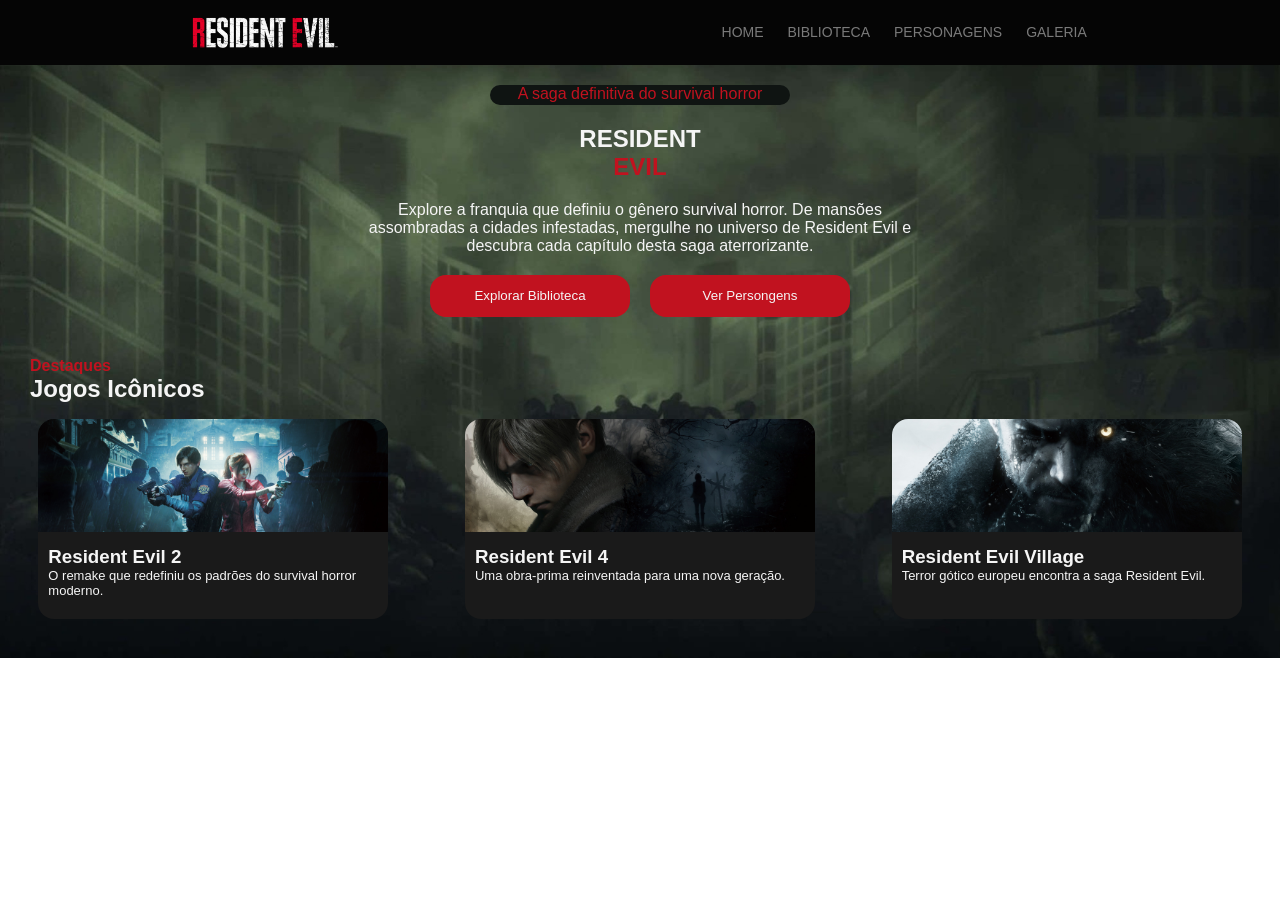
<file: index.html>
<!doctype html>
<html lang="en">

<head>
  <meta charset="UTF-8" />
  <meta name="viewport" content="width=device-width, initial-scale=1.0" />
  <title>Home</title>
  <script src="js/header.js" defer></script>
  <link rel="stylesheet" href="styles/main.css">
  <script src="js/home.js" defer> </script>
  <link rel="stylesheet" href="styles/home.css">
</head>

<body>
  <header id="header"></header>

  <section class="contexto">

    <p class="p">A saga definitiva do survival horror</p>
    <div class="h">
      <h1 class="h1">RESIDENT</h1>
      <h1 class="h11">EVIL</h1>
    </div>
    <p class="txt">Explore a franquia que definiu o gênero survival horror. De mansões assombradas a cidades infestadas, mergulhe no
      universo de Resident Evil e descubra cada capítulo desta saga aterrorizante.</p>

    <div class="buttondiv">
      <a href="bliblioteca.html"><button class="button">Explorar Biblioteca</button></a>
      <a href="personagens.html"><button class="button">Ver Persongens</button></a>
    </div>
  </section>

  <section>
    <span class="dest">Destaques</span>
    <h2 class="inconico">Jogos Icônicos</h2>

    <div id="posts">
          </div>
  </section>




</body>

</html>
</file>
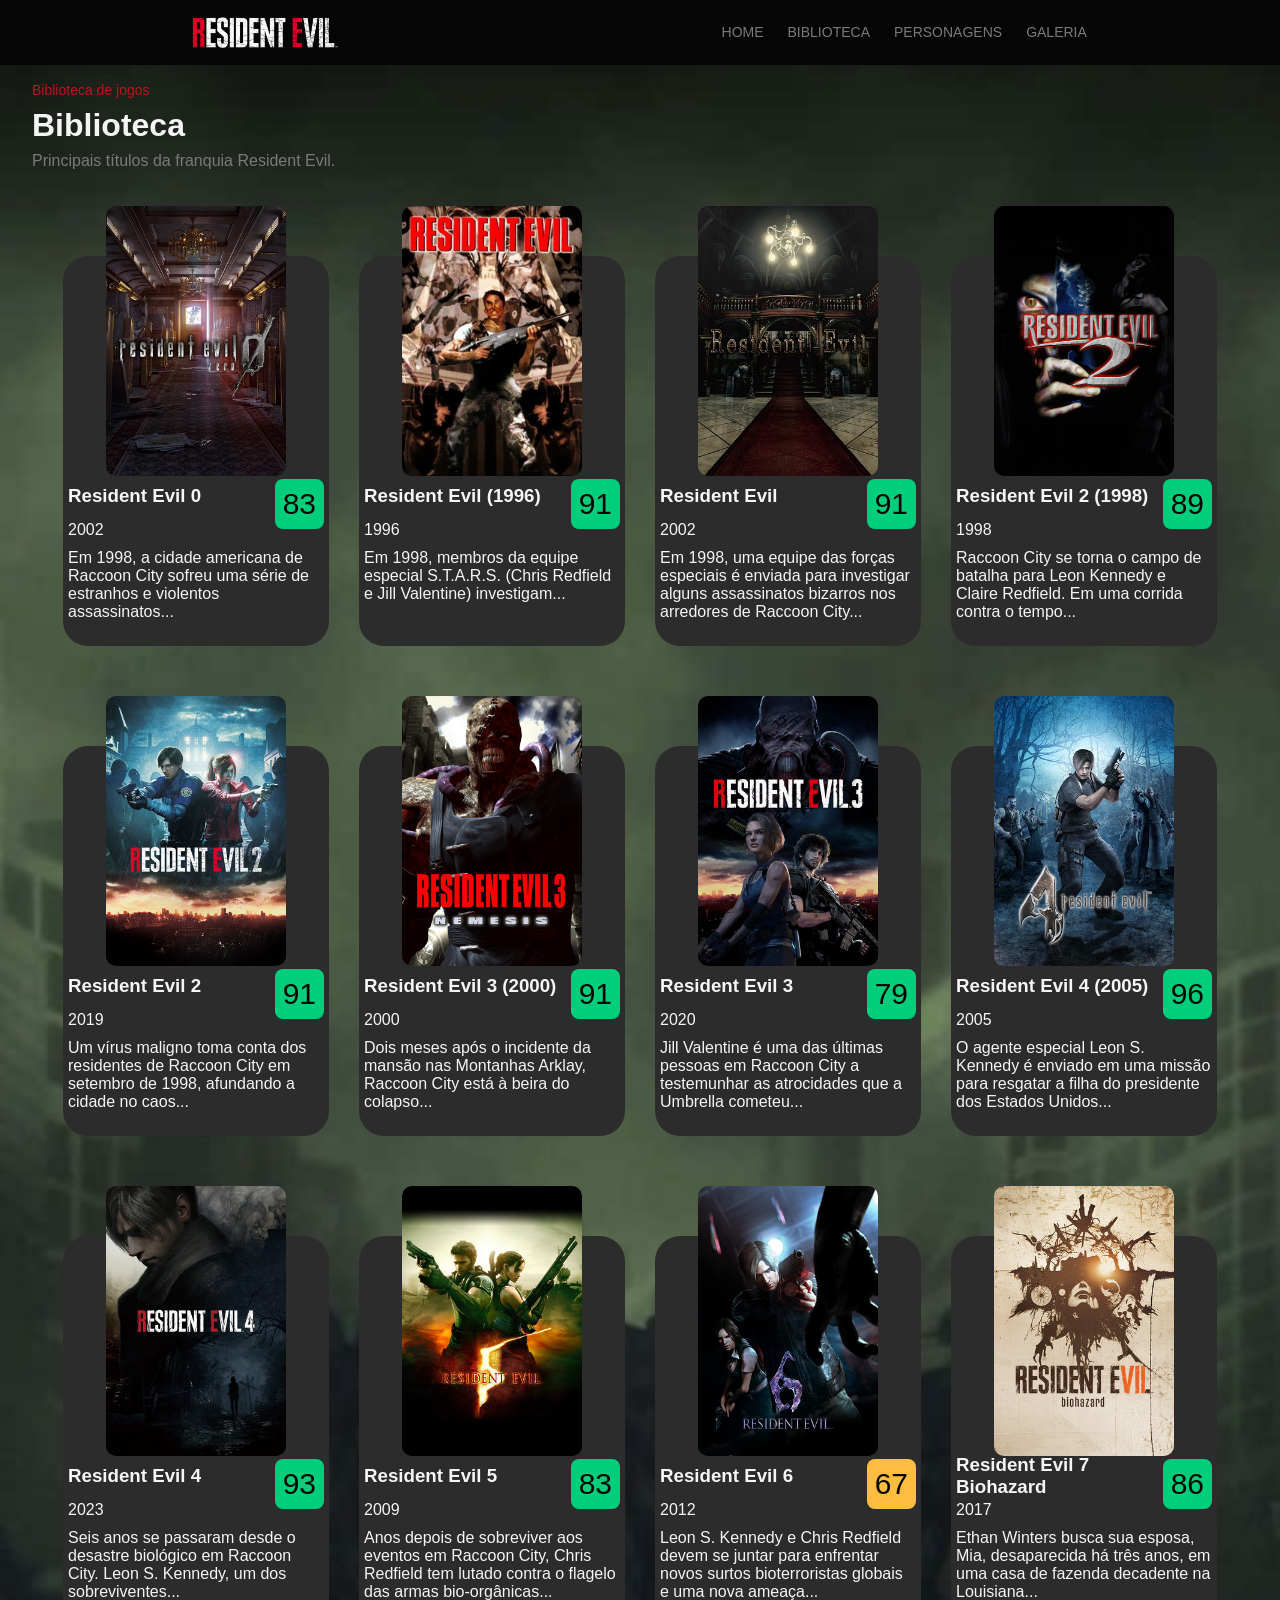
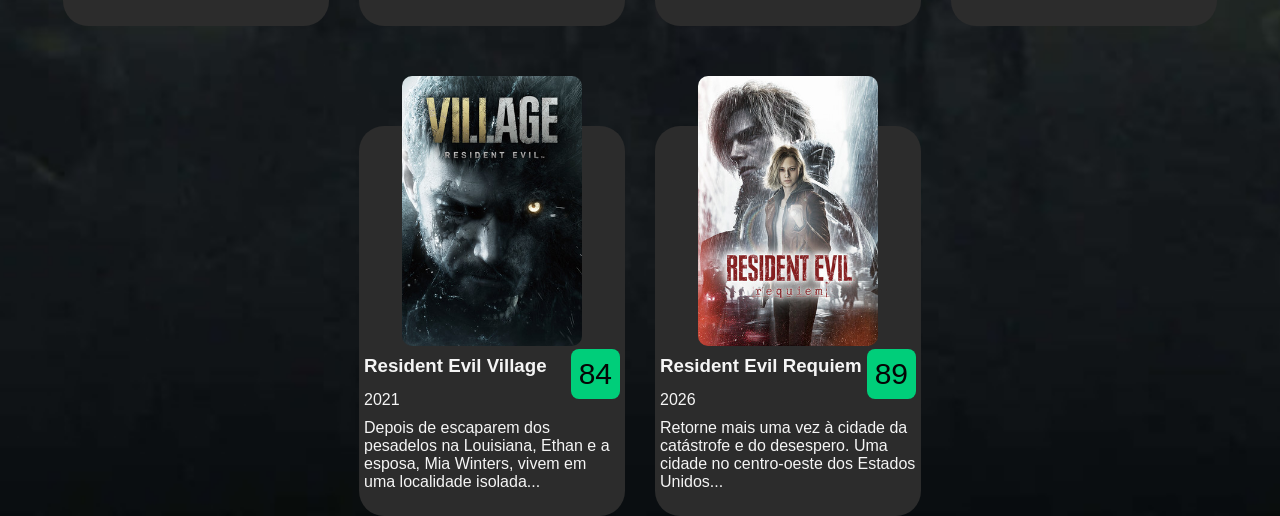
<file: biblioteca.html>
<!doctype html>
<html lang="en">
  <head>
    <meta charset="UTF-8" />
    <meta name="viewport" content="width=device-width, initial-scale=1.0" />
    <title>Biblioteca</title>
    <link rel="stylesheet" href="../styles/biblioteca.css"/>
    <script src="js/header.js" defer></script>
    <link rel="stylesheet" href="styles/main.css">
  </head>
  <body>
    <header id="header"></header>

    <div id="background">

        <div class="text">
      <span>Biblioteca de jogos</span>
      <h1>Biblioteca</h1>
      <p>
        Principais títulos da franquia Resident Evil.
      </p>
    </div>

      <div id="listaJogos"></div>
    </div>

    <script src="../js/biblioteca.js"></script>
  </body>
</html>
</file>
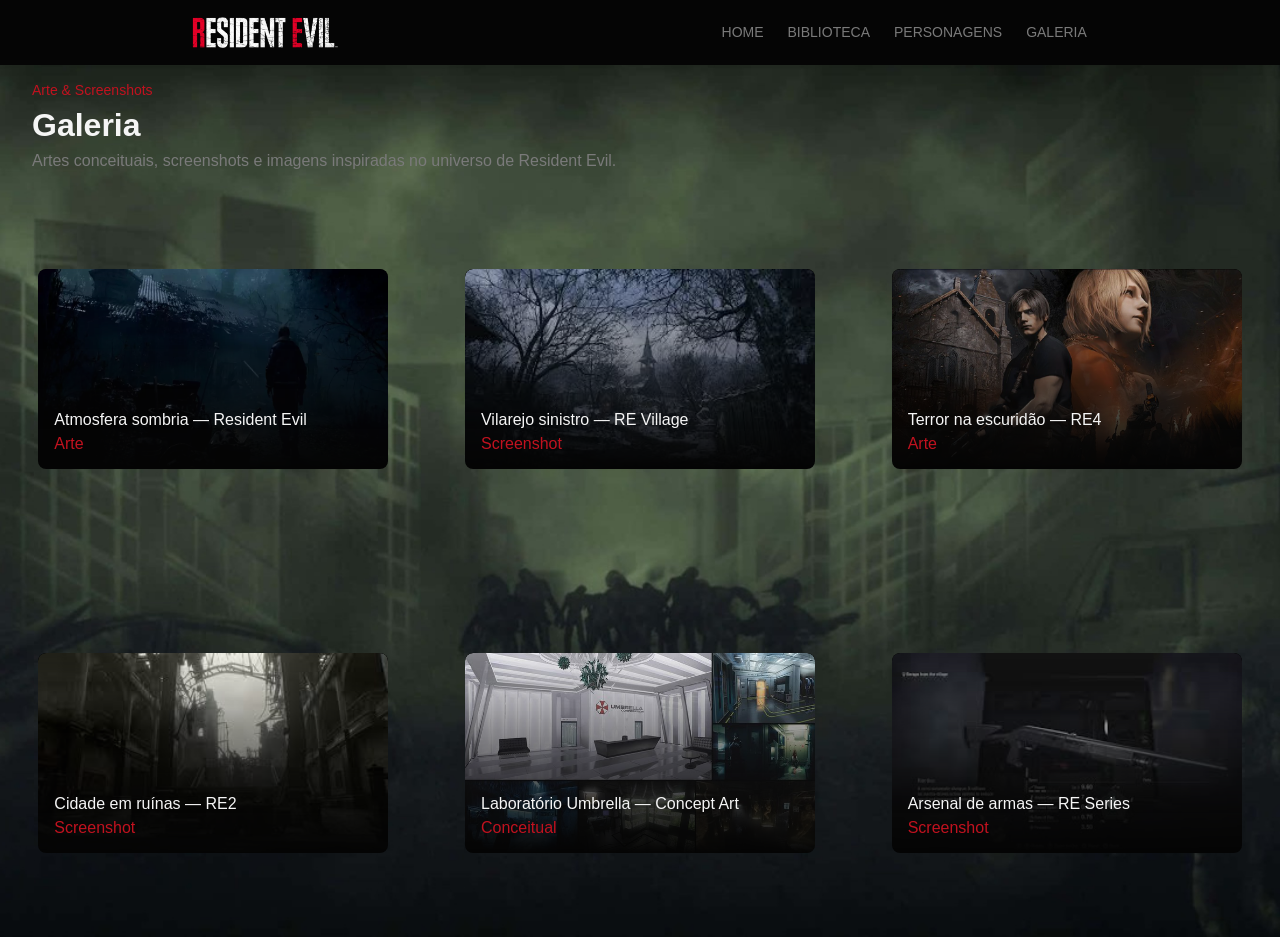
<file: galeria.html>
<!doctype html>
<html lang="en">
  <head>
    <meta charset="UTF-8" />
    <meta name="viewport" content="width=device-width, initial-scale=1.0" />
    <title>Galeria</title>
    <link rel="stylesheet" href="styles/galeria.css" />
    <link rel="stylesheet" href="styles/main.css" />
    <script src="js/galeria.js" defer></script>
    <script src="js/header.js" defer></script>
  </head>
  <body>
    <header id="header"></header>
    <div class="text">
      <span>Arte & Screenshots</span>
      <h1>Galeria</h1>
      <p>
        Artes conceituais, screenshots e imagens inspiradas no universo de
        Resident Evil.
      </p>
    </div>
    <div id="galeria"></div>
  </body>
</html>
</file>
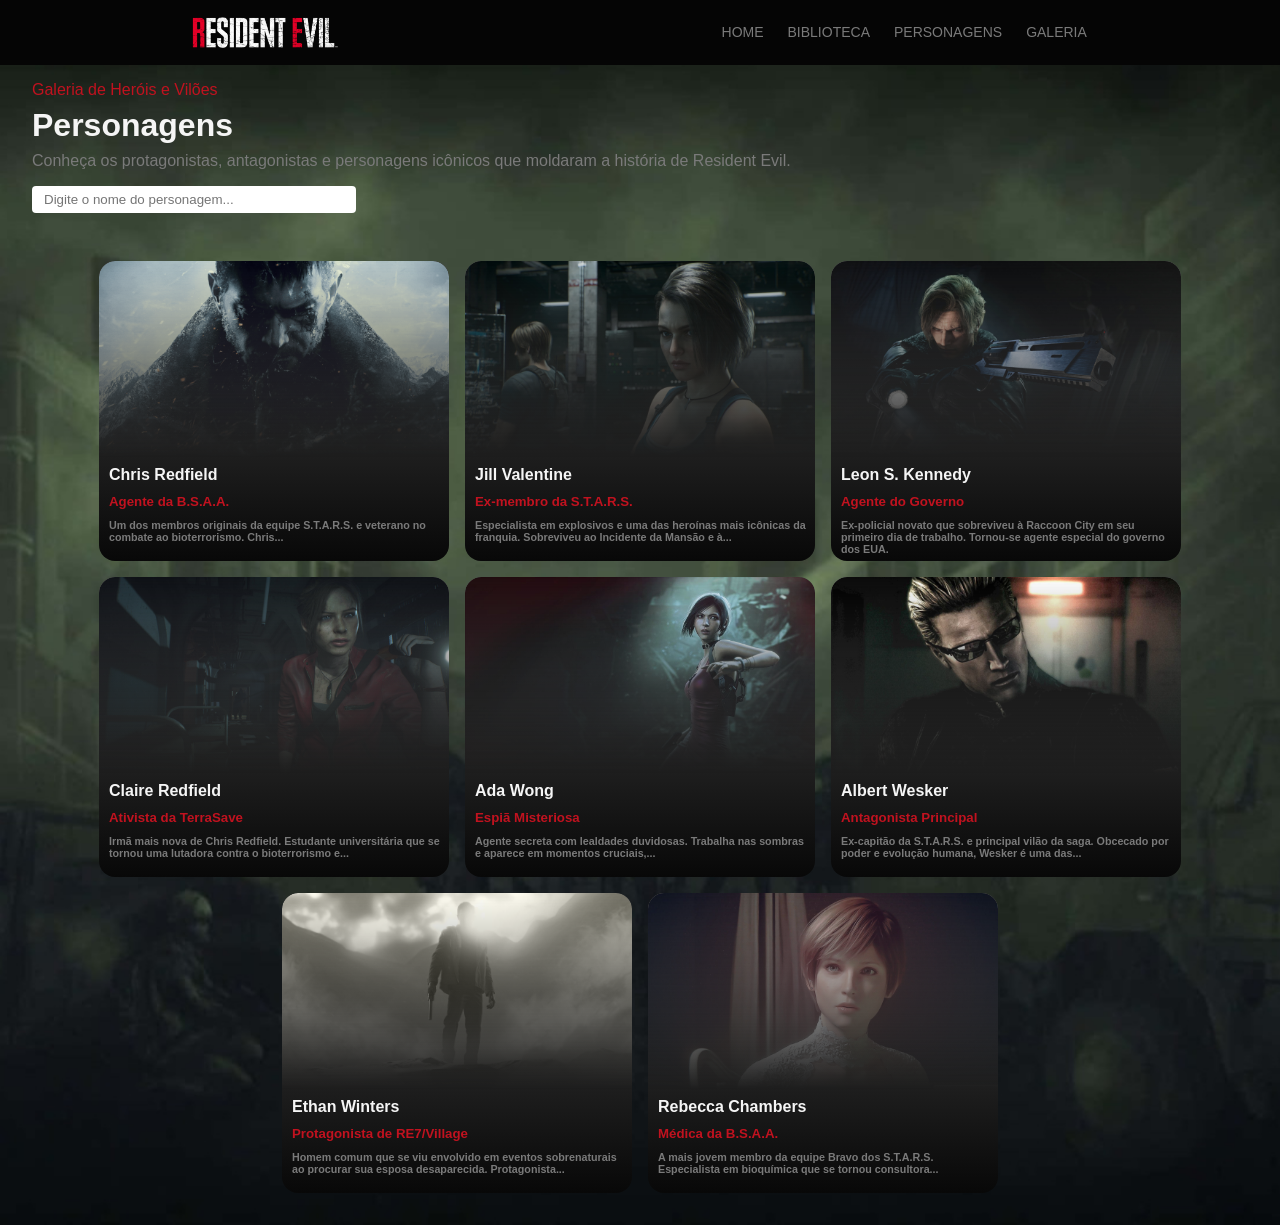
<file: personagens.html>
<!DOCTYPE html>
<html lang="en">

<head>

    <meta charset="UTF-8">
    <meta name="viewport" content="width=device-width, initial-scale=1.0">
    <title>Personagens</title>
    <script src="js/header.js" defer></script>
    <script src="js/personagens.js" defer></script>
    <link rel="stylesheet" href="styles/main.css">
    <link rel="stylesheet" href="styles/personagens.css">
</head>

<body>

    <header id="header"></header>

    <div id="barra">
        <span>Galeria de Heróis e Vilões</span>
        <h1>Personagens</h1>
        <p>Conheça os protagonistas, antagonistas e personagens icônicos que moldaram a história de Resident Evil.</p>
    </div>
    <div>
        <input type="text" id="input" placeholder="Digite o nome do personagem...">
    </div>

    <section id="cards">

    </section>
</body>

</html>
</file>
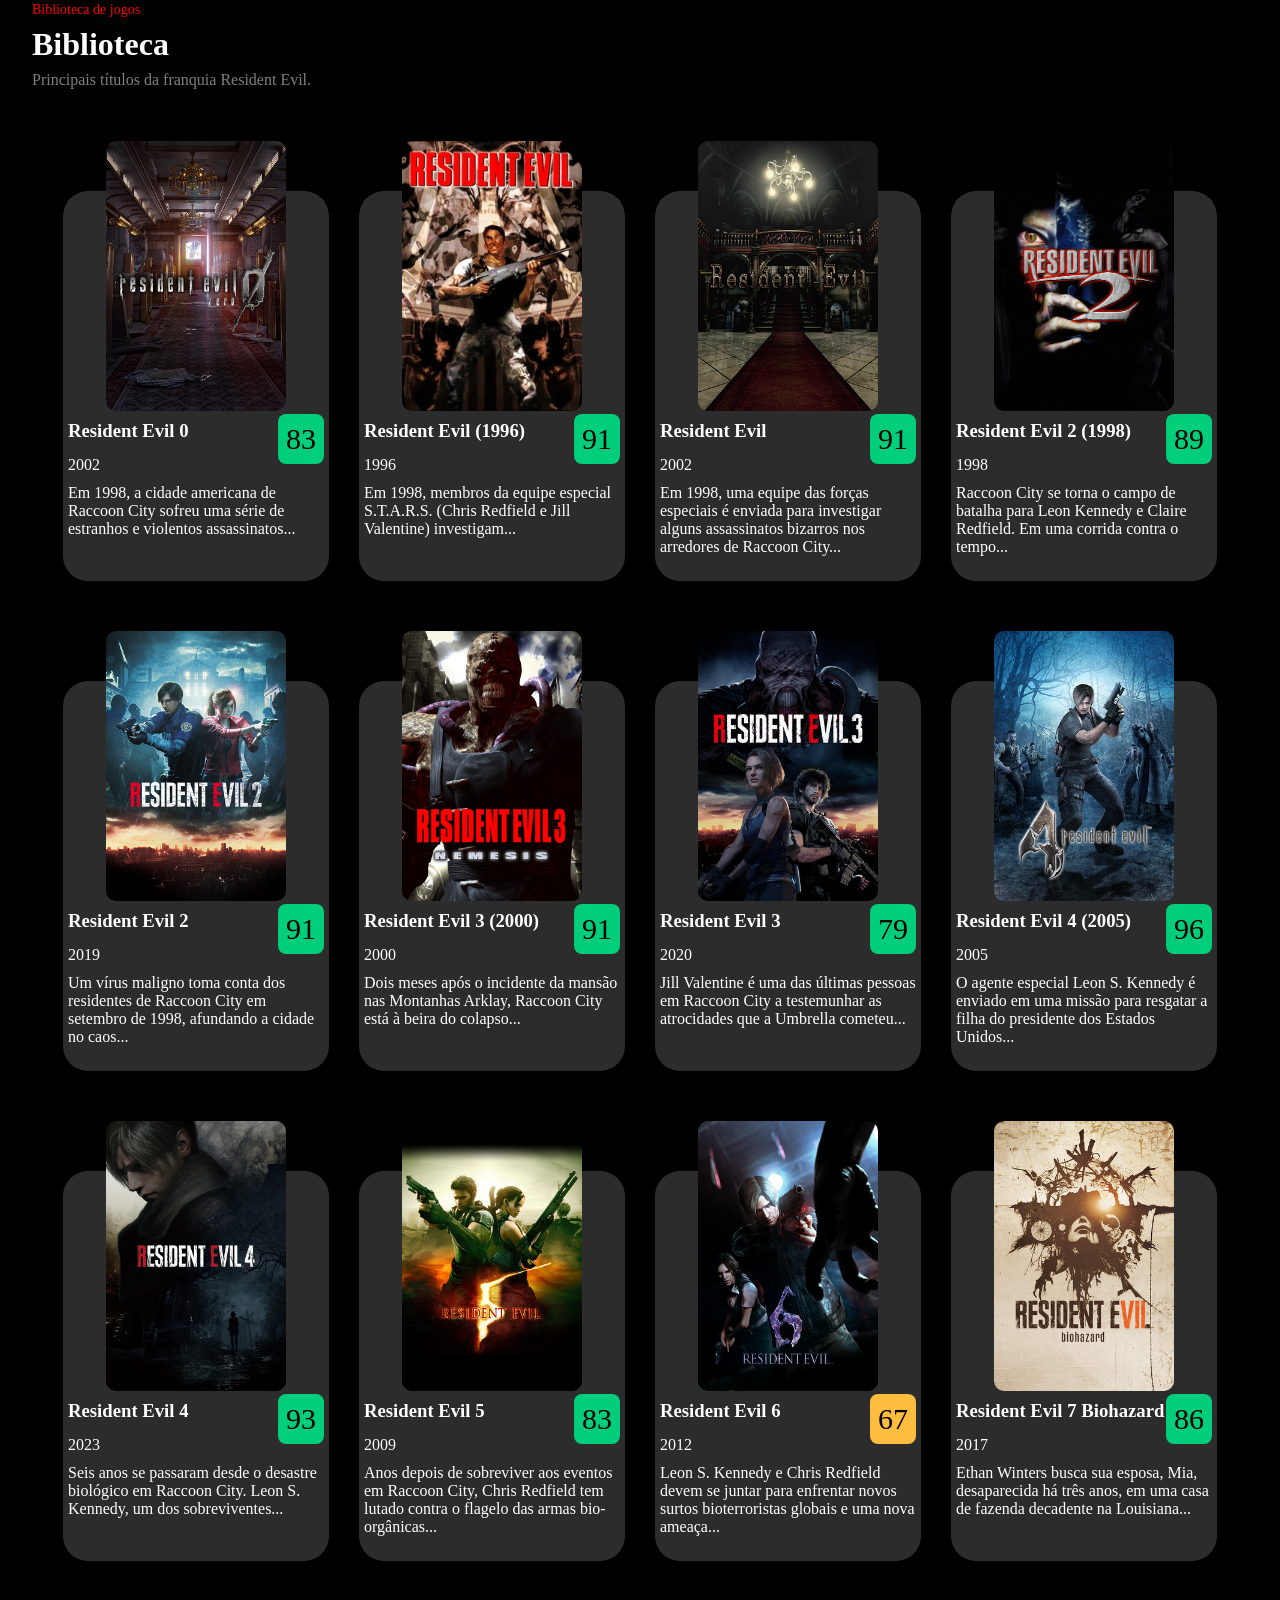
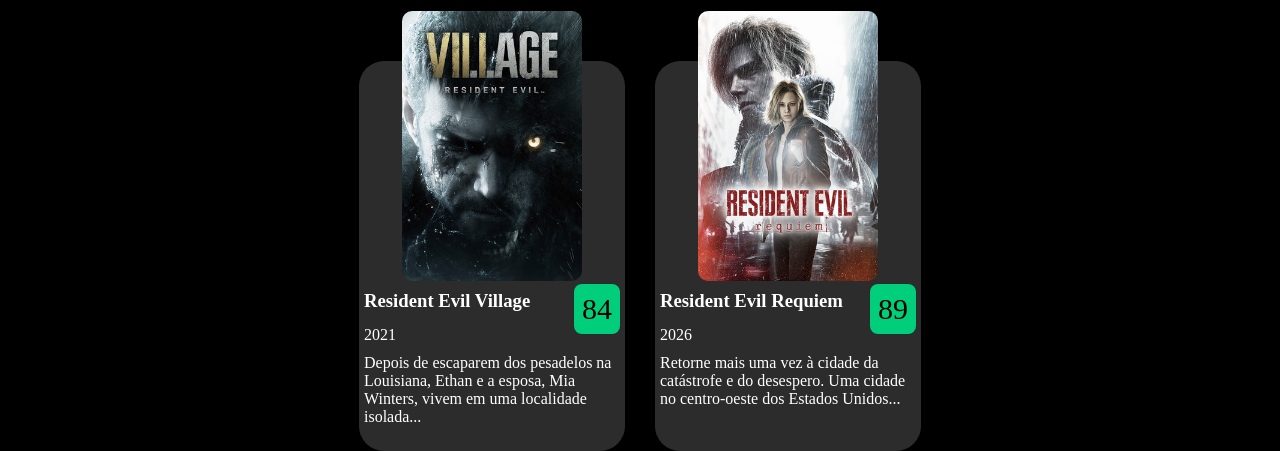
<file: bib/biblioteca.html>
<!doctype html>
<html lang="en">
  <head>
    <meta charset="UTF-8" />
    <meta name="viewport" content="width=device-width, initial-scale=1.0" />
    <title>Biblioteca</title>
    <link rel="stylesheet" href="biblioteca.css" />
  </head>
  <body>

    <div id="background">

        <div class="text">
      <span>Biblioteca de jogos</span>
      <h1>Biblioteca</h1>
      <p>
        Principais títulos da franquia Resident Evil.
      </p>
    </div>

      <div id="listaJogos"></div>
    </div>

    <script src="biblioteca.js"></script>
  </body>
</html>
</file>
<file: styles/main.css>
:root {
  --bg-main: #050505;
  --bg-secondary: #0B1A14;
  --card: #1A1A1A;

  --accent: #C1121F;
  --accent-hover: #FF2A2A;
  --accent-toxic: #2A7A4B;

  --text-main: #F5F5F5;
  --text-muted: #7A7A7A;
}

* {
  margin: 0;
  padding: 0;
  font-family: sans-serif;
}

body {
  background-image: url(../images/paper.jpg);
  background-size: cover;
  background-repeat: no-repeat;
  background-position: center center;
}

.header {
  padding: 16px 0;
  background-color: var(--bg-main);
  display: flex;
  justify-content: space-around;
  align-items: center;
}

.ul {
  display: flex;
  align-items: center;
  gap: 16px;
  list-style: none;
}

.ul li a {
    padding: 4px;
  color: var(--text-muted);
  font-size: 14px;
  text-transform: uppercase;
  text-decoration: none;
}

.ul li a:hover {
  color: var(--accent);
  background-color: #c1121e5e;
  border-radius: 4px;
}

.img {
  width: 150px;
}
</file>
<file: styles/home.css>
:root {
  --bg-main: #050505;
  --bg-secondary: #0B1A14;
  --card: #1A1A1A;

  --accent: #C1121F;
  --accent-hover: #FF2A2A;
  --accent-toxic: #2A7A4B;

  --text-main: #F5F5F5;
  --text-muted: #7A7A7A;
}

.contexto {
  padding: 20px;
}

.p {
  display: flex;
  justify-content: center;
  width: 300px;
  height: 20px;
  background-color: #0F1412;
  color:  var(--accent);
  border-radius: 15px;
  margin: auto;
}

.h {
  padding: 20px;
}

.h1 {
  display: flex;
  justify-content: center;
  color: var(--text-main);
  margin: auto;
  font-weight: 900;
}

.h11 {
  display: flex;
  justify-content: center;
  color: var(--accent);
  margin: auto;
  font-weight: 900;
}

.txt {
  text-align: center;
  width: 550px;
  color: var(--text-main);
  margin: auto;
}

.buttondiv {
  display: flex;
  justify-content: center;
  padding: 20px;
  gap: 20px;
}

.button {
  padding: 5px;
  background-color: var(--accent);
  border-radius: 16px;
  color: var(--text-main);
  width: 200px;
  height: 42px;
  transition-duration: 0.5s;
  border: none;
}

.button:hover {
  background-color: var(--accent-hover);
  cursor: pointer;
}

.dest {
  color: var(--accent);
  padding-left: 30px;
  font-weight: bolder;
}

.inconico {
  color: var(--text-main);
  padding-left: 30px;
  font-weight: bolder;
}

#posts {
  display: flex;
  justify-content: space-around;
  align-items: center;
  padding-top: 16px;
  padding-bottom: 25px;
}

.card {
  background-color: var(--card);
  width: 350px;
  height: 200px;
  border-radius: 16px;
}

.cardtxt {
  padding: 10px;
  color: var(--text-main);
}

.cardtxt p {
  font-size: 13px;
}

.card img {
  width: 350px;
  border-radius: 16px 16px 0px 0px;
}
</file>
<file: styles/biblioteca.css>
:root {
  --bg-main: #050505;
  --bg-secondary: #0B1A14;
  --card: #1A1A1A;

  --accent: #C1121F;
  --accent-hover: #FF2A2A;
  --accent-toxic: #2A7A4B;

  --text-main: #F5F5F5;
  --text-muted: #7A7A7A;
}

*{
    margin: 0;
    padding: 0;
}

#background{
    position: relative;
}

.text {
    padding-left: 32px;
    padding-block: 16px;
}

.text span {
    color: var(--accent);
    font-size: 14px;
}

.text h1 {
    color: var(--text-main);
    padding-block: 8px;
}

.text p {
    color: var(--text-muted);
}

#listaJogos{
    display: flex;
    flex-direction: row;
    flex-wrap: wrap;
    justify-content: center;
    gap: 30px
}

.divCard{
    background-color: rgb(44, 44, 44);
    color: var(--text-main);
    width: 20%;
    border-radius: 25px;
    position: relative;
    padding: 200px 5px 5px 5px;
    flex-direction: row;
    margin-top: 70px;
}

.divCard img{
    position: absolute;
    width: 180px;
    height: auto;
    border-radius: 8px;
    display: block;
    margin: auto auto 20px;
    top: -50px;
    left: 50%;
    transform: translateX(-50%);
    border-radius: 10px;
    border-color: var(--card);

}

.nome{
    margin-bottom: 0;
}

.divNomeNota{
    display: flex;
    flex-direction: row;
    align-items: center;
    justify-content: space-between;
    margin-top: 15px;
}

.nota{
    color: var(--bg-main);
    font-size: 30px;
    background-color: var(--accent-toxic);
    padding: 8px;
    border-radius: 8px;
    display: inline-block;
    transform: translateY(8px);
}

.divCard p{
    margin: 0;
}

.data{
    padding-bottom: 10px;
}

.miniSinopse{
    padding-bottom: 20px;
}

.contModal{
    position: absolute;
    background-color: var(--bg-main);
    width: 900px;
    height: 700px;
    border-radius: 8px;
    
}

.modalImg{
    width: 900px;
    height: 250px;
    mask-image: linear-gradient(to bottom,black,transparent);
    border-radius: 8px;
}

.divModal{
    position: fixed;
    width: 100%;
    height: 100vh;
    top: 0;
    left: 0;
    right: 0;
    bottom: 0;
    background-color: rgba(0, 0, 0, 0.4);
    z-index: 1;
    display: flex;
    justify-content: center;
    align-items: center;
}

.modalNome{
    flex-grow: 1;
    margin: 0;
    margin-top: 10px;
    color: var(--text-main);
    font-size: 32px;
}

.modalNomeNota{
    display: flex;
    flex-direction: row;
    align-items: center;
    justify-content: flex-start;
    padding: 15px 20px 0px 20px;
    gap: 10px;
}

.modal img{

    width: 100px;

}

.modalData{
    color: var(--text-main);
    margin: 0;
    padding: 0 20px;
    margin-top: -20px;
}

.modalTextos{
    color: var(--text-main);

    margin-bottom: 50px;
}

.logoM{
   width: 64px;
   margin-top: 15px;
}

.modalSinopse{
    color: var(--text-main);
    margin: 0;
    padding: 0 20px;
    margin-top: 10px;
    font-size: 24px;
    white-space: pre-line;
}
</file>
<file: styles/galeria.css>
:root {
  --bg-main: #050505;
  --bg-secondary: #0B1A14;
  --card: #1A1A1A;

  --accent: #C1121F;
  --accent-hover: #FF2A2A;
  --accent-toxic: #2A7A4B;

  --text-main: #F5F5F5;
  --text-muted: #7A7A7A;
}

#galeria {
  display: flex;
  justify-content: space-around;
  align-items: center;
  flex-wrap: wrap;
  gap: 16px 0;
  min-height: calc(100vh - 149px);
}

.text {
    padding-block: 16px;
    padding-left: 32px;
}

.text span {
    color: var(--accent);
    font-size: 14px;
}

.text h1 {
    color: var(--text-main);
    padding-block: 8px;
}

.text p {
    color: var(--text-muted);
}

.card {
  position: relative;
  background-color: var(--bg-main);
  width: 350px;
  height: 200px;
  overflow: hidden;
  transition-duration: 0.5s;
  border-radius: 8px;
}

.card img {
  width: 100%;
  height: 200px;
  mask-image: linear-gradient(to bottom, black, transparent);
  cursor: pointer; 
  border-radius: 8px 8px 0 0;
}

.card img:hover {
  transform: scale(1.1);
}

.card p {
  color: var(--text-main);
  position: absolute;
  bottom: 40px;
  left: 16px;
}

.card span {
  position: absolute;
  bottom: 16px;
  left: 16px;
  color: var(--accent);
}
</file>
<file: styles/personagens.css>
:root {
  --bg-main: #050505;
  --bg-secondary: #0B1A14;
  --card: #1A1A1A;

  --accent: #C1121F;
  --accent-hover: #FF2A2A;
  --accent-toxic: #2A7A4B;

  --text-main: #F5F5F5;
  --text-muted: #7A7A7A;
}

.card {
    background-image: linear-gradient(to top,  rgb(8, 8, 8),  rgb(70, 70, 70));
    width: 350px;
    height: 300px;
    border-radius: 16px;
    overflow: hidden;
}

.card:hover {
    transform: scale(1.02);
}

#barra {
    padding: 16px 0 0 32px;
    color: var(--text-main);
    display: flex;
    flex-direction: column;
    gap: 8px;
}

#barra span {
    color: var(--accent);

}

#barra p {
color: var(--text-muted);

}


#cards {
    display: flex;
    flex-wrap: wrap;
    gap: 16px;
    justify-content: center;
    align-items: center;
    padding-block: 32px;
}

.card img {
    width: 350px;
    border-radius: 16px 16px 0px 0px;
    mask-image: linear-gradient(to bottom, black, transparent);
    transition-duration: 0.3s;
}

.card img:hover {
    transform: scale(1.2);
}

.card h4, h5, h6 {
    padding: 5px;
    margin-left: 5px;
}

.card h4 {
    color: var(--text-main);
}

.card h5 {
    color: var(--accent);
}

.card h6 {
    color: var(--text-muted);
    gap: 5px;
}

#input {
    padding: 6px 12px;
    border: none;
    width: 300px;
    margin: 16px 32px;
    border-radius: 4px;
}
</file>
<file: bib/biblioteca.css>
*{
    margin: 0;
    padding: 0;
}

#background{
    position: relative;
    background-color: black;
    width: 100%;
}

.text {
    padding-left: 32px;
    padding-bottom: 32px;
}

.text span {
    color: red;
    font-size: 14px;
}

.text h1 {
    color: white;
    padding-block: 8px;
}

.text p {
    color: gray;
}

#listaJogos{
    display: flex;
    flex-direction: row;
    flex-wrap: wrap;
    justify-content: center;
    gap: 30px
}

.divCard{
    background-color: rgb(44, 44, 44);
    color: white;
    width: 20%;
    border-radius: 25px;
    position: relative;
    padding: 200px 5px 5px 5px;
    flex-direction: row;
    margin-top: 70px;
}

.divCard img{
    position: absolute;
    width: 180px;
    height: auto;
    border-radius: 8px;
    display: block;
    margin: auto auto 20px;
    top: -50px;
    left: 50%;
    transform: translateX(-50%);
    border-radius: 10px;
    border-color: rgb(44, 44, 44);

}

.nome{
    margin-bottom: 0;
}

.divNomeNota{
    display: flex;
    flex-direction: row;
    align-items: center;
    justify-content: space-between;
    margin-top: 15px;
}

.nota{
    color: black;
    font-size: 30px;
    background-color: #00ce7a;
    padding: 8px;
    border-radius: 8px;
    display: inline-block;
    transform: translateY(8px);
}

.divCard p{
    margin: 0;
}

.data{
    padding-bottom: 10px;
}

.miniSinopse{
    padding-bottom: 20px;
}

.contModal{
    position: absolute;
    background-color: black;
    width: 900px;
    height: 700px;
    border-radius: 8px;
    
}

.modalImg{
    width: 900px;
    height: 250px;
    mask-image: linear-gradient(to bottom,black,transparent);
    border-radius: 8px;
}

.divModal{
    position: fixed;
    width: 100%;
    height: 100vh;
    top: 0;
    left: 0;
    right: 0;
    bottom: 0;
    background-color: rgba(0, 0, 0, 0.227);
    z-index: 1;
    display: flex;
    justify-content: center;
    align-items: center;
}

.modalNome{
    flex-grow: 1;
    margin: 0;
    margin-top: 10px;
    color: white;
    font-size: 32px;
}

.modalNomeNota{
    display: flex;
    flex-direction: row;
    align-items: center;
    justify-content: flex-start;
    padding: 15px 20px 0px 20px;
    gap: 10px;
}

.modal img{

    width: 100px;

}

.modalData{
    color: white;
    margin: 0;
    padding: 0 20px;
    margin-top: -20px;
}

.modalTextos{
    color: white;

    margin-bottom: 50px;
}

.logoM{
   width: 64px;
   margin-top: 15px;
}

.modalSinopse{
    color: white;
    margin: 0;
    padding: 0 20px;
    margin-top: 10px;
    font-size: 24px;
    white-space: pre-line;
}
</file>
